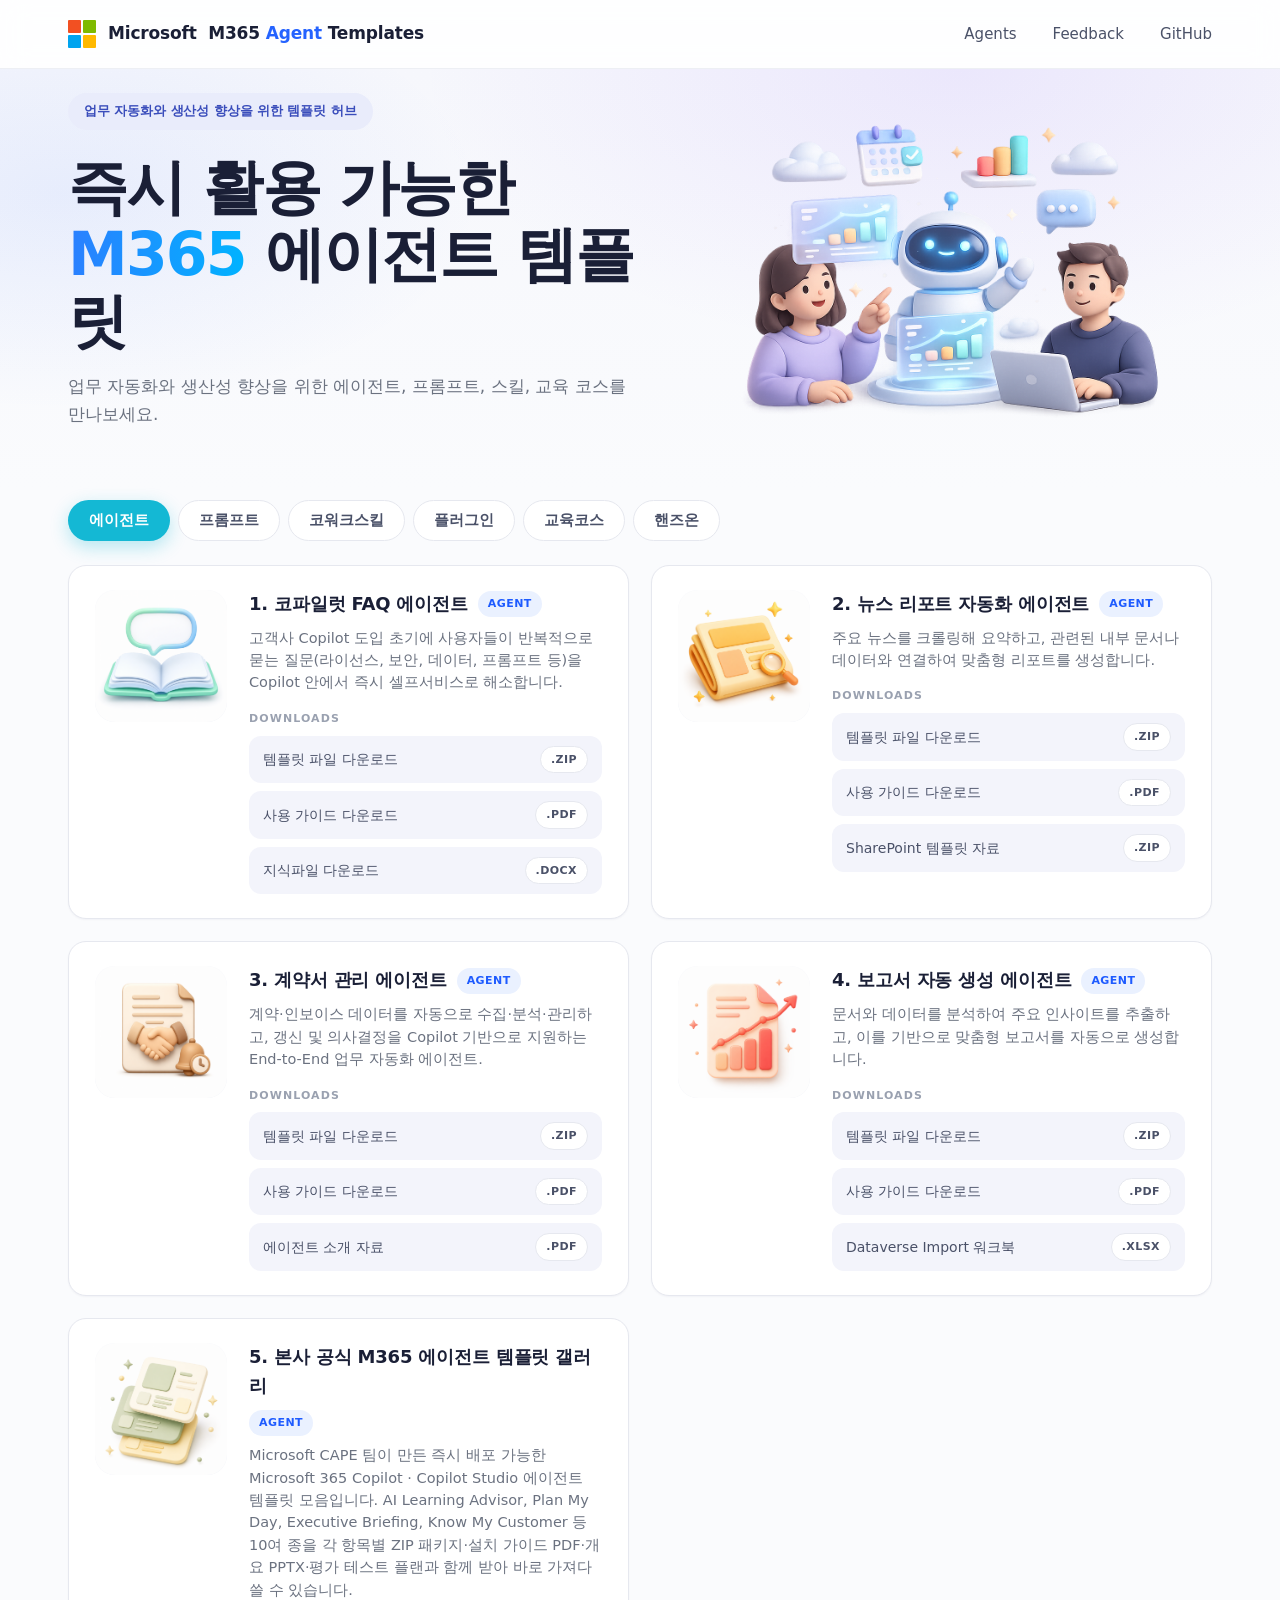
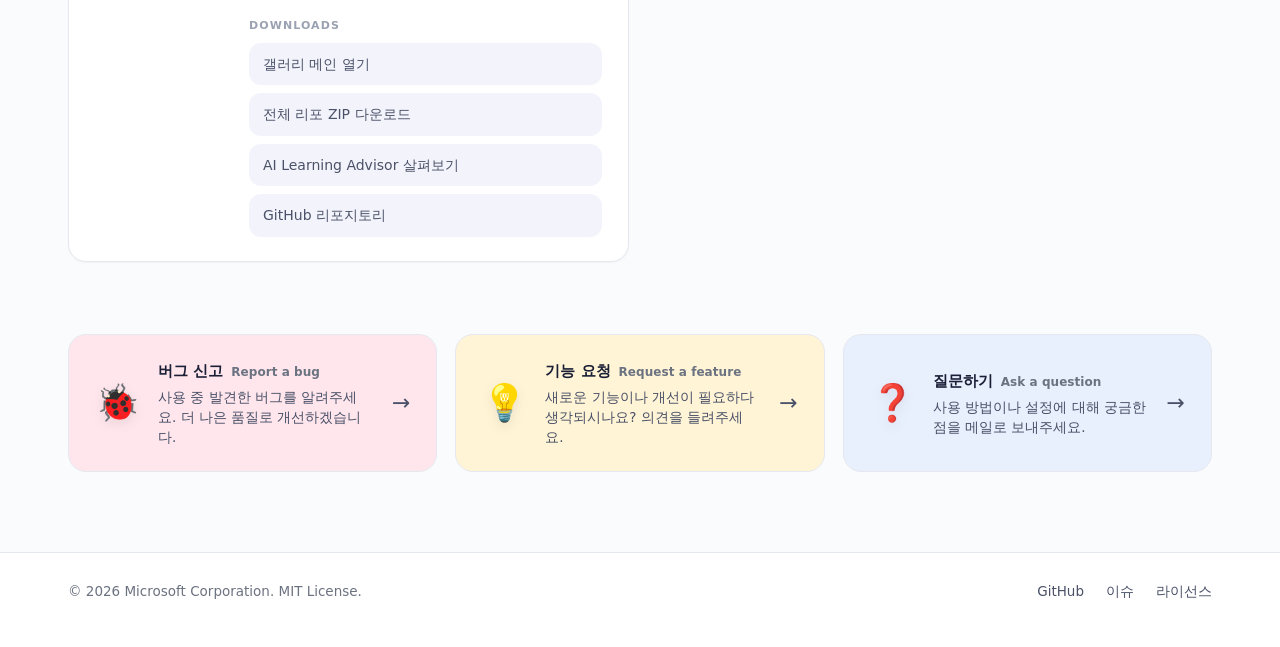
<file: index.html>
<!DOCTYPE html>
<html lang="ko">
<head>
  <meta charset="UTF-8" />
  <meta name="viewport" content="width=device-width, initial-scale=1.0" />
  <meta name="description" content="업무 자동화와 생산성 향상을 위한 M365 에이전트, 프롬프트, Copilot 스킬, 교육 코스 템플릿 허브" />
  <meta name="theme-color" content="#fafbfd" />

  <!-- Favicons -->
  <link rel="icon" type="image/png" sizes="32x32" href="images/favicon-32.png" />
  <link rel="icon" type="image/png" sizes="256x256" href="images/favicon-256.png" />
  <link rel="apple-touch-icon" href="images/favicon-256.png" />

  <!-- Open Graph (Teams, KakaoTalk, Facebook, LinkedIn, Slack 등 링크 미리보기) -->
  <meta property="og:type" content="website" />
  <meta property="og:site_name" content="M365 Agent Templates" />
  <meta property="og:locale" content="ko_KR" />
  <meta property="og:url" content="https://microsoft.github.io/KoreaCopilotAgent/" />
  <meta property="og:title" content="M365 Agent Templates — 즉시 활용 가능한 템플릿 허브" />
  <meta property="og:description" content="업무 자동화와 생산성 향상을 위한 M365 에이전트, 프롬프트, Copilot 스킬, 교육 코스 템플릿 허브" />
  <meta property="og:image" content="https://microsoft.github.io/KoreaCopilotAgent/images/og-image.png" />
  <meta property="og:image:secure_url" content="https://microsoft.github.io/KoreaCopilotAgent/images/og-image.png" />
  <meta property="og:image:type" content="image/png" />
  <meta property="og:image:width" content="1200" />
  <meta property="og:image:height" content="630" />
  <meta property="og:image:alt" content="M365 Agent Templates 대표 이미지" />

  <!-- Twitter / X 카드 -->
  <meta name="twitter:card" content="summary_large_image" />
  <meta name="twitter:title" content="M365 Agent Templates — 즉시 활용 가능한 템플릿 허브" />
  <meta name="twitter:description" content="업무 자동화와 생산성 향상을 위한 M365 에이전트, 프롬프트, Copilot 스킬, 교육 코스 템플릿 허브" />
  <meta name="twitter:image" content="https://microsoft.github.io/KoreaCopilotAgent/images/og-image.png" />

  <title>M365 Agent Templates — 즉시 활용 가능한 템플릿 허브</title>
  <link rel="preconnect" href="https://fonts.googleapis.com" />
  <link rel="preconnect" href="https://fonts.gstatic.com" crossorigin />
  <link
    href="https://fonts.googleapis.com/css2?family=Pretendard:wght@400;500;600;700;800&family=JetBrains+Mono:wght@400;600&display=swap"
    rel="stylesheet"
  />
  <link rel="stylesheet" href="styles.css" />
</head>
<body>
  <a class="skip-link" href="#main">본문 바로가기</a>

  <header class="site-header">
    <div class="container nav">
      <a class="brand" href="#top" aria-label="M365 Agent Templates 홈">
        <span class="brand-logo" aria-hidden="true">
          <span></span><span></span><span></span><span></span>
        </span>
        <span class="brand-text">Microsoft &nbsp;M365 <em>Agent</em> Templates</span>
      </a>

      <button class="nav-toggle" aria-expanded="false" aria-controls="primary-nav" aria-label="메뉴 열기">
        <span></span><span></span><span></span>
      </button>

      <nav id="primary-nav" class="primary-nav" aria-label="주 메뉴">
        <a href="#templates">Agents</a>
        <a href="#feedback">Feedback</a>
        <a href="https://github.com/microsoft/KoreaCopilotAgent" target="_blank" rel="noopener">GitHub</a>
      </nav>
    </div>
  </header>

  <main id="main">
    <!-- Hero -->
    <section id="top" class="hero">
      <div class="container hero-grid">
        <div class="hero-copy">
          <span class="eyebrow">업무 자동화와 생산성 향상을 위한 템플릿 허브</span>
          <h1>
            즉시 활용 가능한<br />
            <span class="gradient-text">M365</span> 에이전트 템플릿
          </h1>
          <p class="lead">
            업무 자동화와 생산성 향상을 위한 에이전트, 프롬프트, 스킬,
            교육 코스를 만나보세요.
          </p>
        </div>

        <div class="hero-visual">
          <img
            src="images/hero.png"
            alt="AI 로봇과 함께 노트북으로 협업하는 두 사람의 3D 일러스트"
            onerror="this.outerHTML='<div class=&quot;hero-placeholder&quot; aria-hidden=&quot;true&quot;>🤖</div>'"
          />
        </div>
      </div>
    </section>

    <!-- Templates -->
    <section id="templates" class="templates">
      <div class="container">
        <div class="filter-bar">
          <div class="filter-tabs" role="tablist" aria-label="템플릿 카테고리">
            <button type="button" class="filter-tab is-active" data-filter="agent"  role="tab" aria-selected="true">에이전트</button>
            <button type="button" class="filter-tab" data-filter="prompt" role="tab" aria-selected="false">프롬프트</button>
            <button type="button" class="filter-tab" data-filter="skill"  role="tab" aria-selected="false">코워크스킬</button>
            <button type="button" class="filter-tab" data-filter="plugin" role="tab" aria-selected="false">플러그인</button>
            <button type="button" class="filter-tab" data-filter="course" role="tab" aria-selected="false">교육코스</button>
            <button type="button" class="filter-tab" data-filter="handson" role="tab" aria-selected="false">핸즈온</button>
          </div>
        </div>

        <div class="template-grid" id="template-grid" aria-busy="true" aria-live="polite">
          <!-- 카드는 templates.json 으로부터 동적으로 채워집니다. -->
          <p class="template-loading" id="template-loading">템플릿을 불러오는 중…</p>
        </div>

        <noscript>
          <p class="template-loading">JavaScript가 비활성화되어 있어 템플릿 목록을 표시할 수 없습니다. <a href="templates.json">templates.json</a>을 참고해 주세요.</p>
        </noscript>

        <div class="no-results" id="no-results" role="status" aria-live="polite">
          <strong>검색 결과가 없습니다.</strong>
          다른 키워드로 시도해 보세요.
        </div>
      </div>
    </section>

    <!-- Feedback / Issues -->
    <section id="feedback" class="feedback">
      <div class="container">
        <div class="feedback-grid">
          <a
            class="feedback-card bug"
            href="https://github.com/microsoft/KoreaCopilotAgent/issues/new?labels=bug&template=bug.yml"
            target="_blank"
            rel="noopener"
          >
            <span class="feedback-emoji" aria-hidden="true">🐞</span>
            <div class="feedback-body">
              <div class="feedback-title">버그 신고 <small>Report a bug</small></div>
              <p>사용 중 발견한 버그를 알려주세요. 더 나은 품질로 개선하겠습니다.</p>
            </div>
            <span class="feedback-arrow" aria-hidden="true">→</span>
          </a>

          <a
            class="feedback-card feature"
            href="https://github.com/microsoft/KoreaCopilotAgent/issues/new?labels=enhancement&template=feature.yml"
            target="_blank"
            rel="noopener"
          >
            <span class="feedback-emoji" aria-hidden="true">💡</span>
            <div class="feedback-body">
              <div class="feedback-title">기능 요청 <small>Request a feature</small></div>
              <p>새로운 기능이나 개선이 필요하다 생각되시나요? 의견을 들려주세요.</p>
            </div>
            <span class="feedback-arrow" aria-hidden="true">→</span>
          </a>

          <a
            class="feedback-card question"
            href="mailto:jechoi@microsoft.com?subject=%5BM365%20Agent%20Templates%5D%20%EC%A7%88%EB%AC%B8%ED%95%98%EA%B8%B0&body=%EC%95%88%EB%85%95%ED%95%98%EC%84%B8%EC%9A%94%2C%0A%0A%E2%96%A0%20%EC%A7%88%EB%AC%B8%20%EB%82%B4%EC%9A%A9%3A%0A%0A%E2%96%A0%20%EA%B4%80%EB%A0%A8%20%ED%8E%98%EC%9D%B4%EC%A7%80%2F%EC%B9%B4%EB%93%9C%3A%0A%0A%E2%96%A0%20%EC%82%AC%EC%9A%A9%20%ED%99%98%EA%B2%BD%20(%EC%84%A0%ED%83%9D)%3A%0A%0A%EA%B0%90%EC%82%AC%ED%95%A9%EB%8B%88%EB%8B%A4."
            rel="noopener"
          >
            <span class="feedback-emoji" aria-hidden="true">❓</span>
            <div class="feedback-body">
              <div class="feedback-title">질문하기 <small>Ask a question</small></div>
              <p>사용 방법이나 설정에 대해 궁금한 점을 메일로 보내주세요.</p>
            </div>
            <span class="feedback-arrow" aria-hidden="true">→</span>
          </a>
        </div>
      </div>
    </section>
  </main>

  <footer class="site-footer">
    <div class="container footer-grid">
      <div>© <span id="year"></span> Microsoft Corporation. MIT License.</div>
      <nav aria-label="푸터 메뉴">
        <a href="https://github.com/microsoft/KoreaCopilotAgent" target="_blank" rel="noopener">GitHub</a>
        <a href="https://github.com/microsoft/KoreaCopilotAgent/issues" target="_blank" rel="noopener">이슈</a>
        <a href="https://github.com/microsoft/KoreaCopilotAgent/blob/main/LICENSE" target="_blank" rel="noopener">라이선스</a>
      </nav>
    </div>
  </footer>

  <script src="script.js" defer></script>
</body>
</html>
</file>
<file: styles.css>
/* =========================================================
   M365 Agent Templates — landing page styles
   Light, soft-pastel design matching the design mockup
   ========================================================= */

:root {
  /* Surfaces */
  --bg: #fafbfd;
  --bg-soft: #f3f4fb;
  --surface: #ffffff;
  --surface-2: #f7f8fc;
  --border: #e6e8ef;
  --border-strong: #d7dae3;

  /* Text */
  --text: #1a1f36;
  --text-soft: #4a5168;
  --text-dim: #6b7280;
  --muted: #9aa1b0;

  /* Brand */
  --blue: #2563ff;
  --blue-2: #00b3ff;
  --purple: #8b5cff;
  --pink: #ff6bb5;
  --pink-2: #ff8a3d;

  /* Tag colors */
  --tag-declarative-bg: #eaf1ff;
  --tag-declarative-fg: #1e5bff;
  --tag-prompt-bg: #fff1e8;
  --tag-prompt-fg: #e7682b;
  --tag-skill-bg: #eaf6ff;
  --tag-skill-fg: #1c8fff;
  --tag-course-bg: #fff3df;
  --tag-course-fg: #b86c00;
  --tag-handson-bg: #f3eaff;
  --tag-handson-fg: #7c3aed;
  --tag-plugin-bg: #ece9ff;
  --tag-plugin-fg: #5b53c7;

  /* Pastel card backgrounds */
  --card-pink: #ffe6ec;
  --card-yellow: #fff4d6;
  --card-blue: #e8effd;

  --radius-sm: 10px;
  --radius: 18px;
  --radius-lg: 28px;
  --radius-pill: 999px;

  --shadow-xs: 0 1px 2px rgba(20, 27, 64, 0.04);
  --shadow-sm: 0 4px 14px rgba(20, 27, 64, 0.05);
  --shadow: 0 12px 32px rgba(20, 27, 64, 0.07);
  --shadow-lg: 0 28px 70px rgba(20, 27, 64, 0.10);

  --maxw: 1200px;

  --font-sans: "Pretendard", -apple-system, BlinkMacSystemFont, "Apple SD Gothic Neo",
    "Noto Sans KR", "Malgun Gothic", system-ui, sans-serif;
  --font-mono: "JetBrains Mono", ui-monospace, SFMono-Regular, Menlo, Consolas, monospace;
}

* {
  box-sizing: border-box;
}

html {
  scroll-behavior: smooth;
}

body {
  margin: 0;
  font-family: var(--font-sans);
  font-size: 16px;
  line-height: 1.6;
  color: var(--text);
  background: var(--bg);
  -webkit-font-smoothing: antialiased;
  -moz-osx-font-smoothing: grayscale;
}

a {
  color: inherit;
  text-decoration: none;
  transition: color 0.15s ease;
}

img,
svg {
  display: block;
  max-width: 100%;
}

.container {
  width: 100%;
  max-width: var(--maxw);
  margin: 0 auto;
  padding: 0 28px;
}

.skip-link {
  position: absolute;
  left: -9999px;
  top: 0;
  background: var(--blue);
  color: #fff;
  padding: 10px 14px;
  border-radius: 0 0 8px 0;
  z-index: 1000;
}
.skip-link:focus {
  left: 0;
}

/* ============== Header ============== */
.site-header {
  position: sticky;
  top: 0;
  z-index: 60;
  background: rgba(255, 255, 255, 0.78);
  -webkit-backdrop-filter: saturate(160%) blur(14px);
  backdrop-filter: saturate(160%) blur(14px);
  border-bottom: 1px solid rgba(230, 232, 239, 0.7);
}
.nav {
  display: flex;
  align-items: center;
  justify-content: space-between;
  height: 68px;
  gap: 16px;
}

.brand {
  display: inline-flex;
  align-items: center;
  gap: 12px;
}
.brand-logo {
  width: 28px;
  height: 28px;
  display: grid;
  grid-template-columns: 1fr 1fr;
  grid-template-rows: 1fr 1fr;
  gap: 2px;
  flex-shrink: 0;
}
.brand-logo span {
  display: block;
  border-radius: 1px;
}
.brand-logo span:nth-child(1) { background: #f25022; }
.brand-logo span:nth-child(2) { background: #7fba00; }
.brand-logo span:nth-child(3) { background: #00a4ef; }
.brand-logo span:nth-child(4) { background: #ffb900; }

.brand-text {
  font-size: 17px;
  font-weight: 600;
  color: var(--text);
  letter-spacing: -0.01em;
}
.brand-text em {
  font-style: normal;
  color: var(--blue);
  font-weight: 700;
}

.primary-nav {
  display: flex;
  align-items: center;
  gap: 36px;
}
.primary-nav a {
  color: var(--text-soft);
  font-weight: 500;
  font-size: 15px;
}
.primary-nav a:hover {
  color: var(--text);
}

.nav-toggle {
  display: none;
  width: 42px;
  height: 42px;
  background: transparent;
  border: 1px solid var(--border);
  border-radius: 10px;
  cursor: pointer;
  padding: 0;
  flex-direction: column;
  gap: 4px;
  align-items: center;
  justify-content: center;
}
.nav-toggle span {
  display: block;
  width: 18px;
  height: 2px;
  background: var(--text);
  border-radius: 2px;
}

/* ============== Hero ============== */
.hero {
  position: relative;
  padding: 24px 0 32px;
  background:
    radial-gradient(900px 480px at 75% 0%, rgba(139, 92, 255, 0.10), transparent 60%),
    radial-gradient(700px 360px at 5% 30%, rgba(37, 99, 255, 0.08), transparent 60%),
    linear-gradient(180deg, #f6f7fc 0%, #fafbfd 100%);
}

.hero-grid {
  display: grid;
  grid-template-columns: 1.05fr 0.95fr;
  gap: 32px;
  align-items: center;
}

.eyebrow {
  display: inline-flex;
  align-items: center;
  background: #e9ecfb;
  color: #3a4dbb;
  padding: 8px 16px;
  border-radius: var(--radius-pill);
  font-size: 13px;
  font-weight: 600;
  letter-spacing: -0.005em;
  margin-bottom: 24px;
}

.hero h1 {
  font-size: clamp(34px, 5.2vw, 60px);
  line-height: 1.12;
  letter-spacing: -0.03em;
  margin: 0 0 18px;
  font-weight: 800;
  color: var(--text);
}

.gradient-text {
  background: linear-gradient(90deg, #2b7fff 0%, #00b3ff 100%);
  -webkit-background-clip: text;
  background-clip: text;
  color: transparent;
}

.hero .lead {
  font-size: 17px;
  color: var(--text-dim);
  margin: 0 0 28px;
  max-width: 52ch;
}

/* Hero CTA pill */
.cta-pill {
  display: inline-flex;
  align-items: center;
  gap: 6px;
  background: #fff;
  border: 1px solid var(--border);
  border-radius: var(--radius-pill);
  padding: 8px;
  box-shadow: var(--shadow-sm);
}
.cta-pill .pill-item {
  display: inline-flex;
  align-items: center;
  gap: 8px;
  padding: 10px 18px;
  border-radius: var(--radius-pill);
  font-weight: 600;
  font-size: 14.5px;
  color: var(--text-soft);
  transition: background 0.15s ease, color 0.15s ease;
}
.cta-pill .pill-item:hover {
  background: var(--bg-soft);
  color: var(--text);
}
.cta-pill .pill-item .dot {
  width: 6px;
  height: 6px;
  border-radius: 50%;
  background: var(--blue);
  flex-shrink: 0;
}
.cta-pill .pill-item.is-emoji {
  font-size: 16px;
}
.cta-pill .pill-divider {
  width: 6px;
  height: 6px;
  border-radius: 50%;
  background: #d7dae3;
  margin: 0 2px;
  flex-shrink: 0;
}

/* Hero visual */
.hero-visual {
  position: relative;
  display: flex;
  align-items: center;
  justify-content: center;
}
.hero-visual img,
.hero-visual .hero-placeholder {
  width: 100%;
  max-width: 440px;
  height: auto;
  aspect-ratio: 1 / 1;
  object-fit: contain;
  /* trim transparent padding of generated illustration */
  margin: -40px 0;
}
.hero-visual .hero-placeholder { margin: 0; }
.hero-placeholder {
  display: flex;
  align-items: center;
  justify-content: center;
  background:
    radial-gradient(circle at 30% 30%, rgba(139, 92, 255, 0.18), transparent 60%),
    radial-gradient(circle at 70% 70%, rgba(0, 179, 255, 0.18), transparent 60%),
    #f3f4fb;
  border-radius: var(--radius-lg);
  font-size: 96px;
  color: var(--muted);
}

/* ============== Filter / Search Bar ============== */
.filter-bar {
  display: flex;
  align-items: center;
  justify-content: space-between;
  gap: 16px;
  flex-wrap: wrap;
  padding: 8px 0 24px;
}

.filter-tabs {
  display: inline-flex;
  align-items: center;
  gap: 8px;
  flex-wrap: wrap;
}
.filter-tab {
  appearance: none;
  border: 1px solid var(--border);
  background: #fff;
  color: var(--text-soft);
  font-family: inherit;
  font-size: 14.5px;
  font-weight: 600;
  padding: 10px 20px;
  border-radius: var(--radius-pill);
  cursor: pointer;
  transition: background 0.15s ease, color 0.15s ease, border-color 0.15s ease;
}
.filter-tab:hover {
  border-color: var(--border-strong);
  color: var(--text);
}
.filter-tab.is-active {
  background: #14b8d4;
  color: #fff;
  border-color: transparent;
  box-shadow: 0 6px 18px rgba(20, 184, 212, 0.30);
}

.search {
  position: relative;
  flex: 1 1 280px;
  max-width: 360px;
}
.search input {
  width: 100%;
  height: 44px;
  padding: 0 44px 0 18px;
  background: #fff;
  border: 1px solid var(--border);
  border-radius: var(--radius-pill);
  color: var(--text);
  font-family: inherit;
  font-size: 14.5px;
  outline: none;
  transition: border-color 0.15s ease, box-shadow 0.15s ease;
}
.search input::placeholder {
  color: var(--muted);
}
.search input:focus {
  border-color: var(--blue);
  box-shadow: 0 0 0 4px rgba(37, 99, 255, 0.12);
}
.search-icon {
  position: absolute;
  right: 16px;
  top: 50%;
  transform: translateY(-50%);
  color: var(--text-dim);
  pointer-events: none;
}

/* ============== Template Grid ============== */
.templates {
  padding: 4px 0 56px;
}
.template-grid {
  display: grid;
  grid-template-columns: repeat(2, 1fr);
  gap: 22px;
}
.template-grid[aria-busy="true"] {
  grid-template-columns: 1fr;
}
.template-loading {
  grid-column: 1 / -1;
  text-align: center;
  color: var(--text-dim);
  font-size: 14.5px;
  padding: 28px 0;
  margin: 0;
}

.template-card {
  display: grid;
  grid-template-columns: 132px 1fr;
  gap: 22px;
  align-items: start;
  background: var(--surface);
  border: 1px solid var(--border);
  border-radius: var(--radius);
  padding: 24px 26px;
  box-shadow: var(--shadow-xs);
  transition: transform 0.18s ease, box-shadow 0.18s ease, border-color 0.18s ease;
}
.template-card:hover {
  transform: translateY(-3px);
  box-shadow: var(--shadow);
  border-color: var(--border-strong);
}
.template-card[hidden] {
  display: none;
}

.template-icon {
  width: 132px;
  height: 132px;
  display: flex;
  align-items: center;
  justify-content: center;
  background: linear-gradient(180deg, #f6f7fc 0%, #eef0f8 100%);
  border-radius: 20px;
  overflow: hidden;
}
.template-icon img {
  width: 100%;
  height: 100%;
  object-fit: contain;
}
.template-icon.placeholder {
  font-size: 64px;
  color: var(--muted);
}

.template-body {
  min-width: 0;
}
.template-head {
  display: flex;
  align-items: center;
  flex-wrap: wrap;
  gap: 10px;
  margin-bottom: 8px;
}
.template-head h3 {
  margin: 0;
  font-size: 18px;
  font-weight: 700;
  letter-spacing: -0.01em;
  color: var(--text);
}

.tag {
  display: inline-flex;
  align-items: center;
  padding: 4px 10px;
  border-radius: var(--radius-pill);
  font-size: 11px;
  font-weight: 700;
  letter-spacing: 0.04em;
  text-transform: uppercase;
}
.tag[data-tag="agent"]   { background: var(--tag-declarative-bg); color: var(--tag-declarative-fg); }
.tag[data-tag="prompt"]  { background: var(--tag-prompt-bg);      color: var(--tag-prompt-fg); }
.tag[data-tag="skill"]   { background: var(--tag-skill-bg);       color: var(--tag-skill-fg); }
.tag[data-tag="course"]  { background: var(--tag-course-bg);      color: var(--tag-course-fg); }
.tag[data-tag="handson"] { background: var(--tag-handson-bg);     color: var(--tag-handson-fg); }
.tag[data-tag="plugin"]  { background: var(--tag-plugin-bg);      color: var(--tag-plugin-fg); }

.template-desc {
  margin: 0 0 16px;
  color: var(--text-dim);
  font-size: 14.5px;
  line-height: 1.55;
}

.downloads-label {
  font-size: 11px;
  font-weight: 700;
  letter-spacing: 0.10em;
  color: var(--muted);
  margin-bottom: 8px;
  text-transform: uppercase;
}

.download-row {
  display: flex;
  align-items: center;
  justify-content: space-between;
  gap: 12px;
  padding: 10px 14px;
  background: var(--bg-soft);
  border-radius: 12px;
  font-size: 14px;
  color: var(--text-soft);
  font-weight: 500;
  margin-bottom: 8px;
  transition: background 0.15s ease;
}
.download-row:last-child {
  margin-bottom: 0;
}
.download-row:hover {
  background: #ebeefa;
}
.download-row .file-type {
  font-size: 11px;
  font-weight: 700;
  letter-spacing: 0.04em;
  padding: 4px 10px;
  border-radius: var(--radius-pill);
  background: #fff;
  border: 1px solid var(--border);
  color: var(--text-soft);
}

/* ============== Download All CTA ============== */
.download-all {
  display: flex;
  justify-content: center;
  padding: 16px 0 48px;
}
.download-all .btn-mega {
  display: inline-flex;
  align-items: center;
  gap: 10px;
  background: linear-gradient(90deg, #a55bff 0%, #ff6bb5 100%);
  color: #fff;
  border: none;
  font-family: inherit;
  font-size: 16px;
  font-weight: 700;
  letter-spacing: -0.005em;
  padding: 18px 40px;
  border-radius: var(--radius-pill);
  cursor: pointer;
  box-shadow: 0 16px 36px rgba(165, 91, 255, 0.30);
  transition: transform 0.12s ease, box-shadow 0.18s ease, filter 0.15s ease;
}
.download-all .btn-mega:hover {
  transform: translateY(-2px);
  filter: brightness(1.05);
  box-shadow: 0 22px 48px rgba(165, 91, 255, 0.36);
}
.download-all .btn-mega svg {
  width: 20px;
  height: 20px;
}

/* ============== Feedback Cards ============== */
.feedback {
  padding: 16px 0 80px;
}
.feedback-grid {
  display: grid;
  grid-template-columns: repeat(3, 1fr);
  gap: 18px;
}
.feedback-card {
  display: flex;
  align-items: center;
  gap: 18px;
  padding: 24px 26px;
  border-radius: var(--radius);
  border: 1px solid var(--border);
  text-decoration: none;
  color: inherit;
  transition: transform 0.15s ease, box-shadow 0.18s ease;
}
.feedback-card:hover {
  transform: translateY(-3px);
  box-shadow: var(--shadow);
}
.feedback-card.bug      { background: var(--card-pink); }
.feedback-card.feature  { background: var(--card-yellow); }
.feedback-card.question { background: var(--card-blue); }

.feedback-emoji {
  font-size: 36px;
  flex-shrink: 0;
  filter: drop-shadow(0 4px 6px rgba(0, 0, 0, 0.08));
}
.feedback-body {
  flex: 1;
  min-width: 0;
}
.feedback-title {
  display: flex;
  align-items: baseline;
  flex-wrap: wrap;
  gap: 8px;
  font-weight: 700;
  font-size: 15px;
  color: var(--text);
  margin-bottom: 4px;
}
.feedback-title small {
  font-size: 12px;
  font-weight: 600;
  color: var(--text-dim);
  letter-spacing: 0.005em;
}
.feedback-card p {
  margin: 0;
  color: var(--text-soft);
  font-size: 13.5px;
  line-height: 1.5;
}
.feedback-arrow {
  font-size: 22px;
  color: var(--text-soft);
  flex-shrink: 0;
  transition: transform 0.15s ease;
}
.feedback-card:hover .feedback-arrow {
  transform: translateX(4px);
}

/* ============== Footer ============== */
.site-footer {
  padding: 28px 0 44px;
  border-top: 1px solid var(--border);
  background: #fff;
}
.footer-grid {
  display: flex;
  align-items: center;
  justify-content: space-between;
  flex-wrap: wrap;
  gap: 16px;
  font-size: 13.5px;
  color: var(--text-dim);
}
.footer-grid nav {
  display: flex;
  gap: 22px;
}
.footer-grid nav a {
  color: var(--text-soft);
}
.footer-grid nav a:hover {
  color: var(--text);
}

/* ============== No-results state ============== */
.no-results {
  display: none;
  text-align: center;
  padding: 80px 24px;
  color: var(--text-dim);
}
.no-results.is-visible { display: block; }
.no-results strong {
  display: block;
  color: var(--text);
  font-size: 18px;
  margin-bottom: 6px;
}

/* ============== Responsive ============== */
@media (max-width: 1024px) {
  .hero {
    padding: 36px 0 56px;
  }
  .hero-grid {
    grid-template-columns: 1fr;
    gap: 12px;
    text-align: center;
  }
  .hero-visual {
    order: -1;
  }
  .hero-visual img,
  .hero-visual .hero-placeholder {
    max-width: 300px;
  }
  .hero .eyebrow { margin-bottom: 16px; }
  .hero .lead { margin-left: auto; margin-right: auto; }
  .cta-pill { margin: 0 auto; }
}

@media (max-width: 820px) {
  .template-grid {
    grid-template-columns: 1fr;
  }
  .feedback-grid {
    grid-template-columns: 1fr;
  }
}

@media (max-width: 640px) {
  .nav-toggle { display: inline-flex; }
  .primary-nav {
    position: absolute;
    top: 68px;
    left: 0;
    right: 0;
    flex-direction: column;
    align-items: stretch;
    gap: 0;
    background: #fff;
    border-bottom: 1px solid var(--border);
    padding: 8px 0;
    transform: translateY(-10px);
    opacity: 0;
    pointer-events: none;
    transition: transform 0.2s ease, opacity 0.2s ease;
  }
  .primary-nav.is-open {
    transform: translateY(0);
    opacity: 1;
    pointer-events: auto;
  }
  .primary-nav a {
    padding: 14px 28px;
    border-top: 1px solid var(--border);
  }
  .primary-nav a:first-child { border-top: none; }

  .hero { padding: 32px 0 48px; }
  .hero h1 { font-size: 34px; }
  .cta-pill { width: 100%; flex-wrap: wrap; }

  .template-card {
    grid-template-columns: 92px 1fr;
    gap: 16px;
    padding: 18px;
  }
  .template-icon {
    width: 92px;
    height: 92px;
    border-radius: 16px;
  }

  .filter-bar { gap: 12px; }
  .search { max-width: 100%; }

  .download-all .btn-mega {
    width: 100%;
    justify-content: center;
    padding: 16px 24px;
    font-size: 15px;
  }

  .feedback-card { padding: 18px 20px; }
}

/* Reduce motion */
@media (prefers-reduced-motion: reduce) {
  *,
  *::before,
  *::after {
    animation-duration: 0.01ms !important;
    transition-duration: 0.01ms !important;
    scroll-behavior: auto !important;
  }
}
</file>
